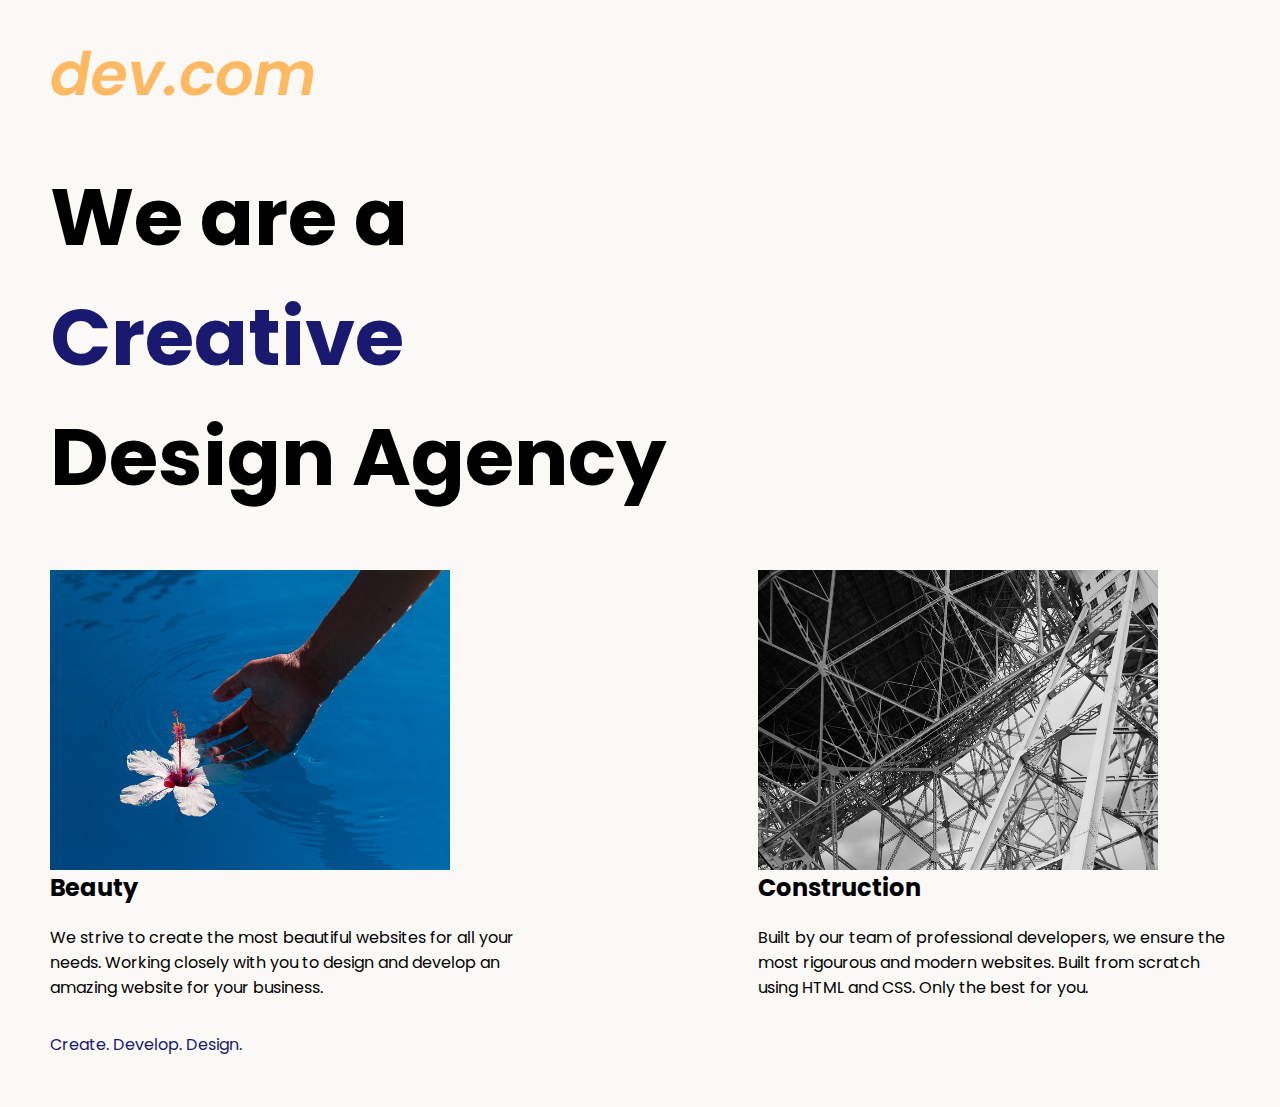
<file: index.html>
<!DOCTYPE html>
<html lang="en">

<head>
  <meta charset="UTF-8">
  <meta name="viewport" content="width=device-width, initial-scale=1.0">
  <title>Agency</title>
  <link rel="stylesheet" href="web.css">
  <link rel="preconnect" href="https://fonts.googleapis.com">
  <link rel="preconnect" href="https://fonts.gstatic.com" crossorigin>
  <link href="https://fonts.googleapis.com/css2?family=Poppins:wght@400;700&display=swap" rel="stylesheet">
</head>

<body>
  <div class="main">
    <img class="logo" src="logo.png" alt="logo">
    <h1>We are a <footer>Creative</footer> Design Agency</h1>
    <div class="left-card"><img class="flower" src="beautiful.jpg" alt="hand and flower in water">
      <h2 class="card-title">Beauty</h2>
      <p class="card-text">We strive to create the most beautiful websites for all your needs. Working closely with you
        to
        design and
        develop an amazing website for your business.</p>
    </div>

    <div class="right-card"><img class="construction" src="construction.jpg" alt="metal structure">
      <h2 class="card-title">Construction</h2>
      <p class="construction-text">Built by our team of professional developers, we ensure the most rigourous and modern websites. Built from
        scratch using HTML and CSS. Only the best for you.</p>
    </div>

  </div>
  <footer>
    <p>Create. Develop. Design.</p>
  </footer>
</body>

</html>
</file>
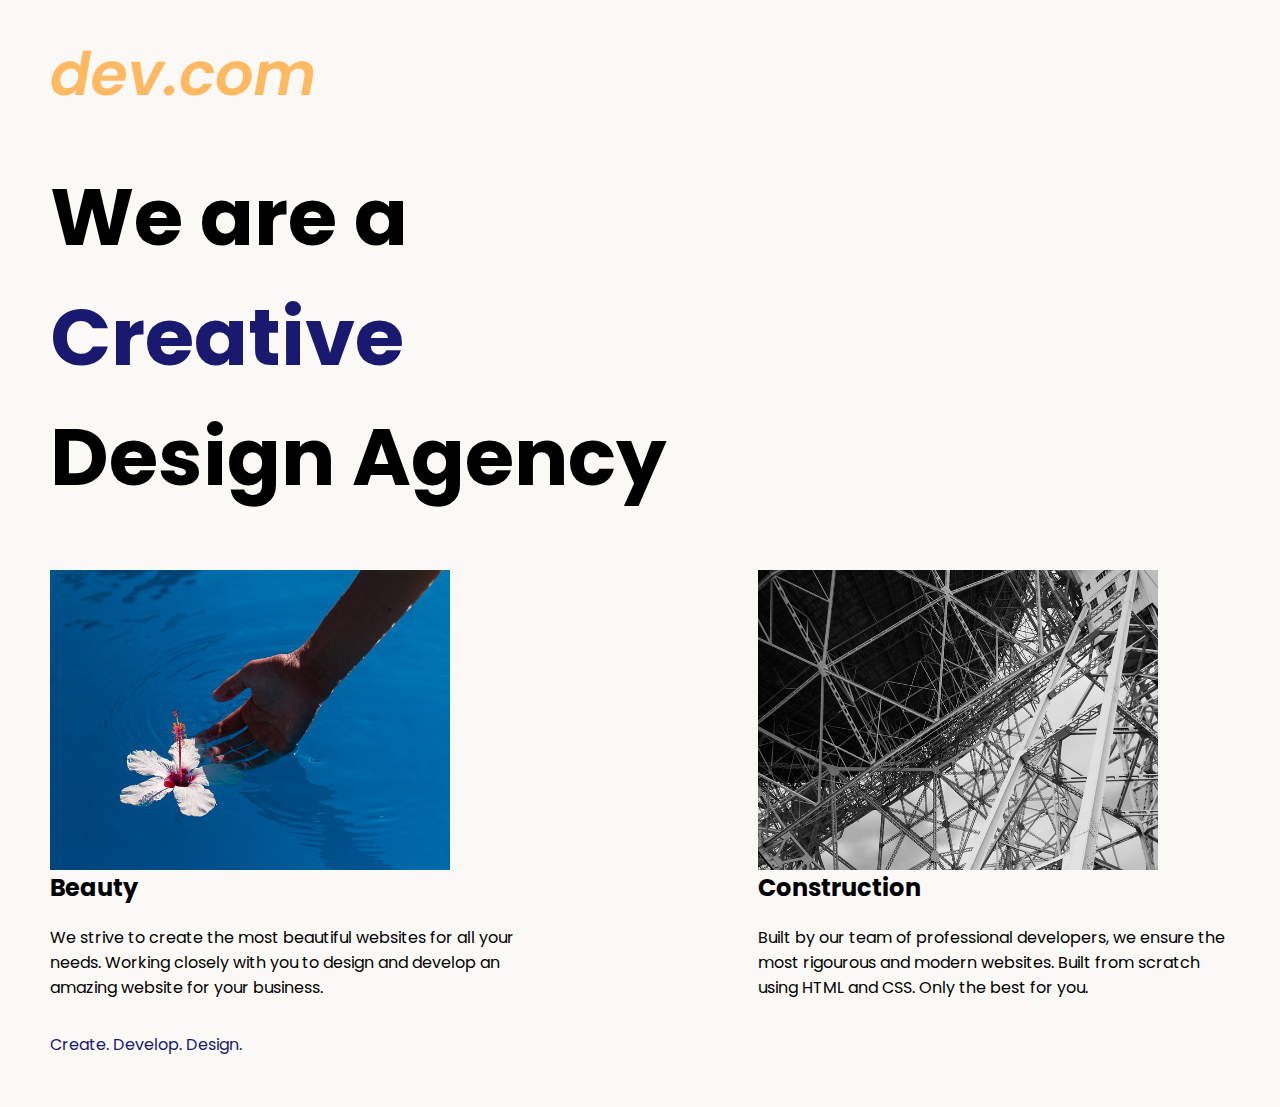
<file: responsive.html>
<!DOCTYPE html>
<html lang="en">

<head>
  <meta charset="UTF-8">
  <meta name="viewport" content="width=device-width, initial-scale=1.0">
  <title>Agency</title>
  <link rel="stylesheet" href="web.css">
  <link rel="preconnect" href="https://fonts.googleapis.com">
  <link rel="preconnect" href="https://fonts.gstatic.com" crossorigin>
  <link href="https://fonts.googleapis.com/css2?family=Poppins:wght@400;700&display=swap" rel="stylesheet">
</head>

<body>
  <div class="main">
    <img class="logo" src="logo.png" alt="logo">
    <h1>We are a <footer>Creative</footer> Design Agency</h1>
    <div class="left-card"><img class="flower" src="beautiful.jpg" alt="hand and flower in water">
      <h2 class="card-title">Beauty</h2>
      <p class="card-text">We strive to create the most beautiful websites for all your needs. Working closely with you
        to
        design and
        develop an amazing website for your business.</p>
    </div>

    <div class="right-card"><img class="construction" src="construction.jpg" alt="metal structure">
      <h2 class="card-title">Construction</h2>
      <p class="construction-text">Built by our team of professional developers, we ensure the most rigourous and modern websites. Built from
        scratch using HTML and CSS. Only the best for you.</p>
    </div>

  </div>
  <footer>
    <p>Create. Develop. Design.</p>
  </footer>
</body>

</html>
</file>
<file: web.css>
body {
  font-family: "Poppins", sans-serif;
  margin: 50px;
  background-color: #faf9f6;
  min-height: 95vh;
}

h1 {
  font-size: 5rem;
}

footer {
  color: midnightblue;
  text-align: relative; 
}

.flower, .construction {
  width: 400px;
  height: 300px;
  float: left;
}

.left-card, .right-card {
  display: inline-block;
  width: 40%;
  height: 40%;
}

.right-card {
  float: right;
}

footer, p {
  clear: both;
}

@media (max-width: 770px) {
  .flower {
    float: none; 
  }.construction {
    float:none
  }
  .left-card, .right-card {
    width: 100%;
    display: block;
    float: none; 
  }
}

@media (min-width: 1319px) {
  .flower, .construction {
    float: none; 
  }
}
</file>
